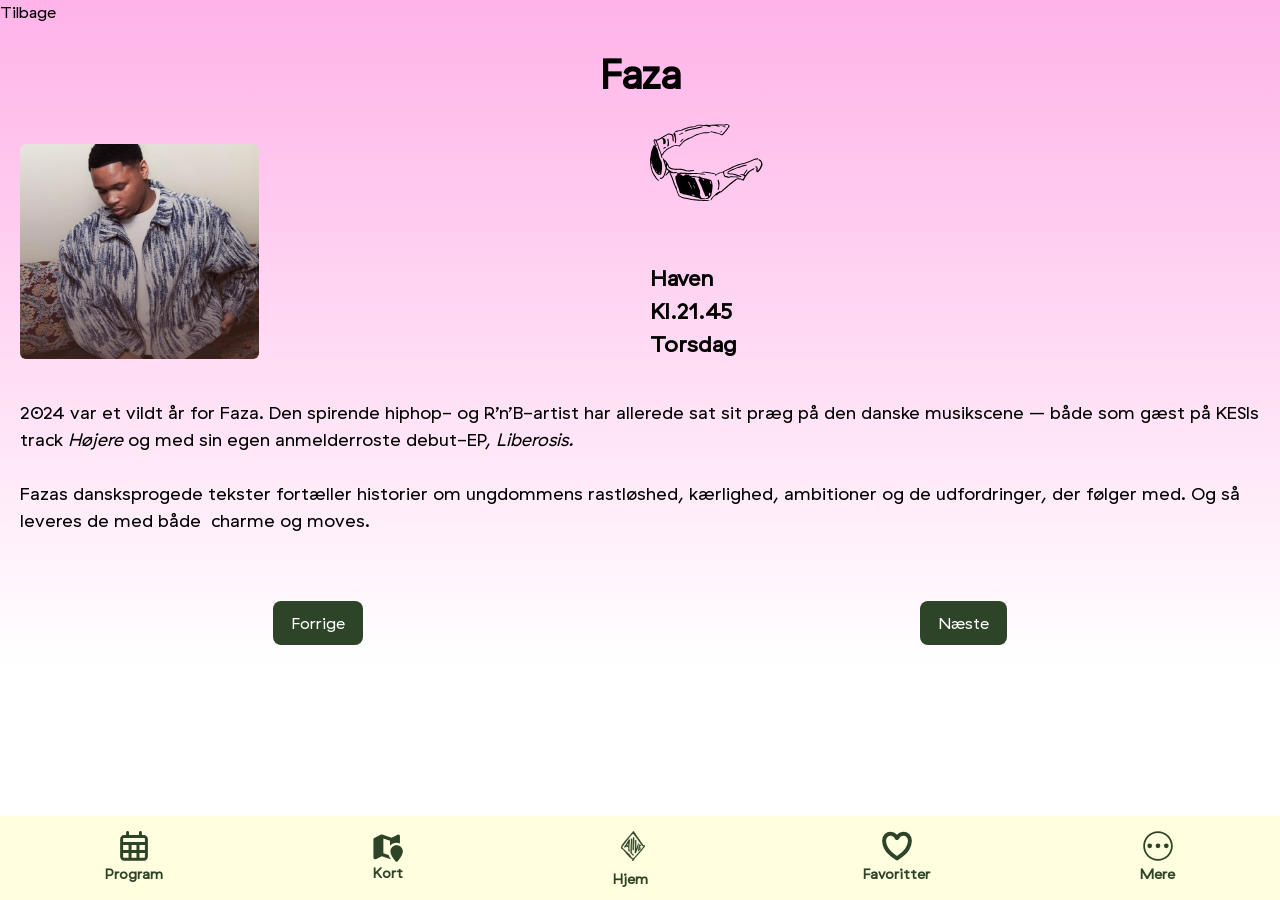
<file: event- musik.html>
<!DOCTYPE html>
<html lang="en">

<head>
    <meta charset="UTF-8">
    <meta name="viewport" content="width=device-width, initial-scale=1.0">
    <title>Alive | Musik</title>
    <link rel="stylesheet" href="./Assets/CSS/Overall.css">
    <link rel="stylesheet" href="./Assets/CSS/event.css">
</head>

<body>
    <main class="musik">

        <a href="./Musik.html">Tilbage</a>
        <h1>Faza</h1>
        <div class="info1">
            <img class="artist1" src="./Assets/img/Faza.png" alt="">
            <img class="icon1" src="./Assets/img/Solbrille.svg" alt="">
            <div class="pinfo">
                <p>Haven</p>
                <p>Kl.21.45</p>
                <p>Torsdag</p>
            </div>
        </div>
        <div class="tekst1">
            <p>
                2024 var et vildt år for Faza. Den spirende hiphop- og R’n’B-artist har allerede sat sit præg på den
                danske
                musikscene – både som gæst på KESIs track <span>Højere</span> og med sin egen anmelderroste
                debut-EP, <span>Liberosis.</span>
            </p>
            <br>
            <p>
                Fazas dansksprogede tekster fortæller historier om ungdommens rastløshed, kærlighed, ambitioner og de
                udfordringer, der følger med. Og så leveres de med både  charme og moves.
            </p>
            <br>
        </div>
        <div class="buttons1">
            <a href="#">Forrige</a>
            <a href="#">Næste</a>
        </div>
    </main>
    <footer>
        <nav class="footer-nav">
            <ul>
                <li><a href="Musik.html"><img src="Assets/img/kalender.svg" alt="" class="ikon"></a><span>Program</span>
                </li>
                <li><a href="kort.html"><img src="Assets/img/Kort-ikon.svg" alt="" class="ikon"><span>Kort</span></a>
                </li>
                <li><a href="index.html"><img src="Assets/img/Alive-ikon.svg" alt="" class="ikon-alive">
                    </a><span>Hjem</span></li>
                <li><a href="Min-Festival.html"><img src="Assets/img/hjerte-tomt.svg" alt="hjerte-tomt" class="ikon">
                    </a><span>Favoritter</span></li>
                <li><a href="praktiske.oplysninger.html"><img src="Assets/img/Menu.svg" alt="" class="ikon">
                    </a><span>Mere</span></li>
            </ul>
        </nav>
    </footer>
</body>

</html>
</file>
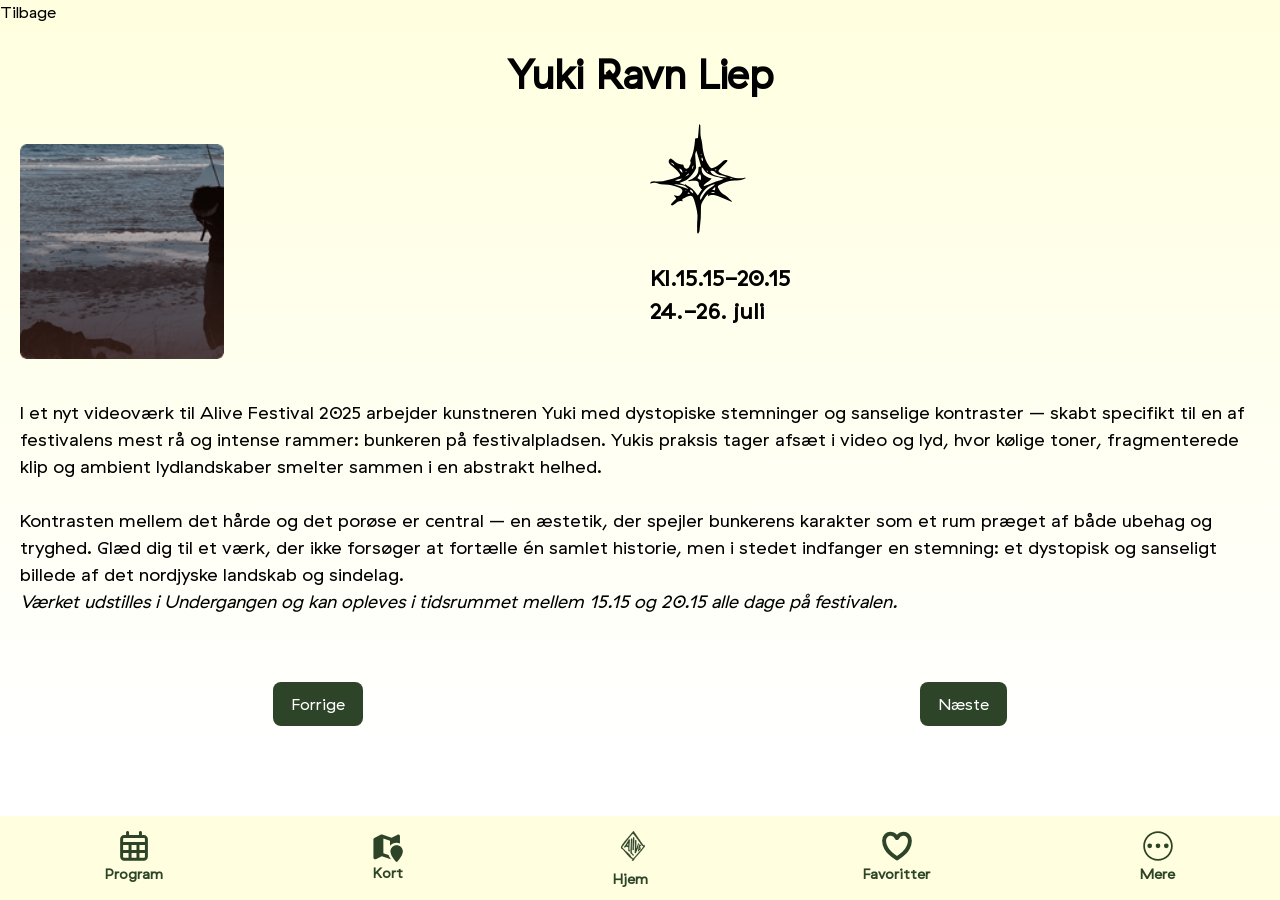
<file: event-kunst.html>
<!DOCTYPE html>
<html lang="en">

<head>
    <meta charset="UTF-8">
    <meta name="viewport" content="width=device-width, initial-scale=1.0">
    <title>Alive | Kunst</title>
    <link rel="stylesheet" href="./Assets/CSS/Overall.css">
    <link rel="stylesheet" href="./Assets/CSS/event.css">
</head>

<body>
    <main class="kunst">

        <a href="./Kunst.html">Tilbage</a>
        <h1>Yuki Ravn Liep</h1>
        <div class="info2">
            <img class="artist2" src="./Assets/img/Yuki.png" alt="">
            <img class="icon2" src="./Assets/img/Shine.svg" alt="">
            <div class="pinfo2">
                <p>Kl.15.15-20.15</p>
                <p>24.-26. juli</p>
            </div>
        </div>
        <div class="tekst2">
            <p>
                I et nyt videoværk til Alive Festival 2025 arbejder kunstneren Yuki med dystopiske stemninger og
                sanselige
                kontraster – skabt specifikt til en af festivalens mest rå og intense rammer: bunkeren på
                festivalpladsen.
                Yukis praksis tager afsæt i video og lyd, hvor kølige toner, fragmenterede klip og ambient lydlandskaber
                smelter
                sammen i en abstrakt helhed.
            </p>
            <br>
            <p>
                Kontrasten mellem det hårde og det porøse er central – en æstetik, der spejler bunkerens karakter som et
                rum
                præget af både ubehag og tryghed.
                Glæd dig til et værk, der ikke forsøger at fortælle én samlet historie, men i stedet indfanger en
                stemning:
                et
                dystopisk og sanseligt billede af det nordjyske landskab og sindelag.
                <br>
                <span>Værket udstilles i Undergangen og kan opleves i tidsrummet mellem 15.15 og 20.15 alle dage på
                    festivalen.</span>
            </p>
            <br>
        </div>
        <div class="buttons1">
            <a href="#">Forrige</a>
            <a href="#">Næste</a>
        </div>
    </main>
    <footer>
        <nav class="footer-nav">
            <ul>
                <li><a href="Musik.html"><img src="Assets/img/kalender.svg" alt="" class="ikon"></a><span>Program</span>
                </li>
                <li><a href="kort.html"><img src="Assets/img/Kort-ikon.svg" alt="" class="ikon"><span>Kort</span></a>
                </li>
                <li><a href="index.html"><img src="Assets/img/Alive-ikon.svg" alt="" class="ikon-alive">
                    </a><span>Hjem</span></li>
                <li><a href="Min-Festival.html"><img src="Assets/img/hjerte-tomt.svg" alt="hjerte-tomt" class="ikon">
                    </a><span>Favoritter</span></li>
                <li><a href="praktiske.oplysninger.html"><img src="Assets/img/Menu.svg" alt="" class="ikon">
                    </a><span>Mere</span></li>
            </ul>
        </nav>
    </footer>
</body>

</html>
</file>
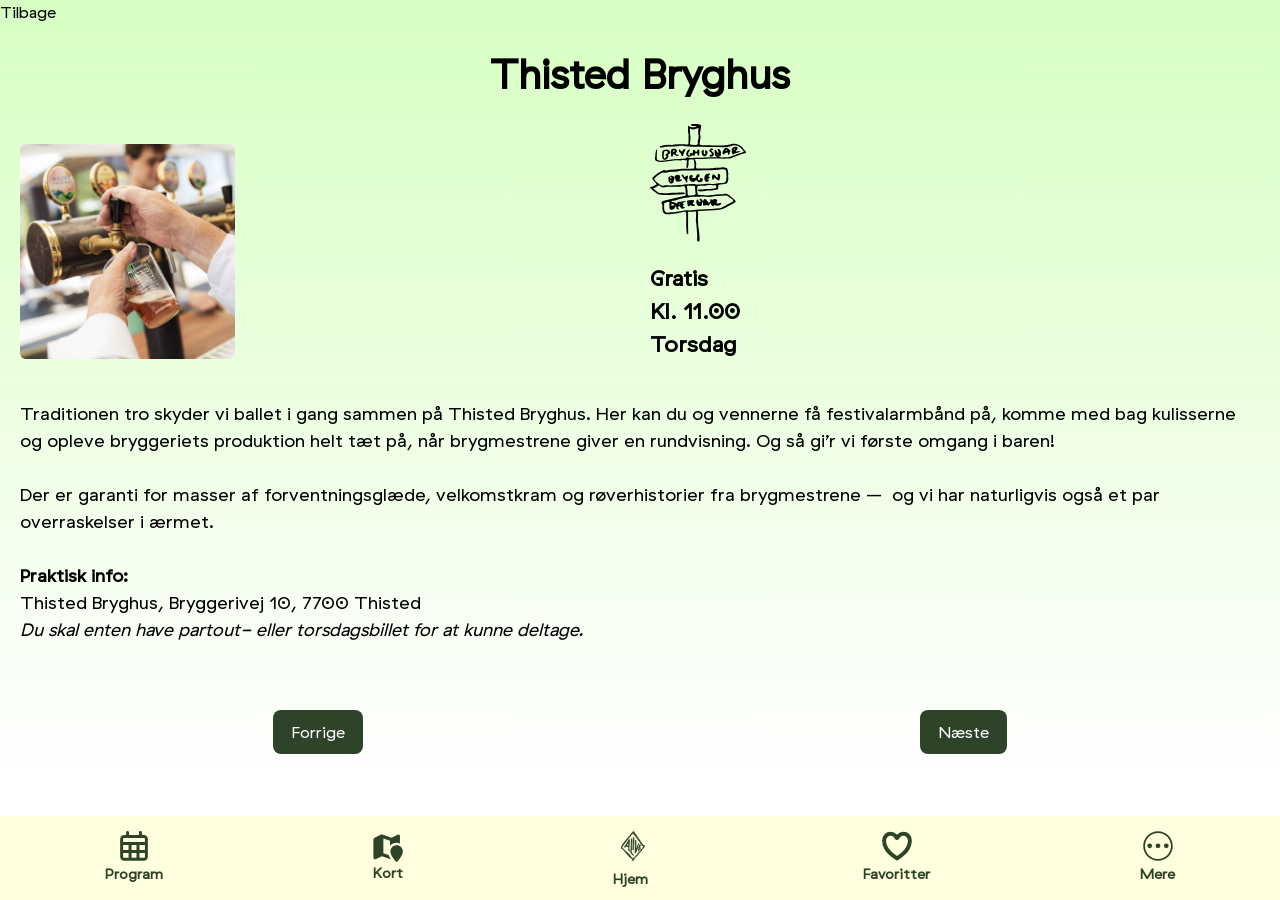
<file: event-udflugt.html>
<!DOCTYPE html>
<html lang="en">

<head>
    <meta charset="UTF-8">
    <meta name="viewport" content="width=device-width, initial-scale=1.0">
    <title>Alive | Udflugt</title>
    <link rel="stylesheet" href="./Assets/CSS/Overall.css">
    <link rel="stylesheet" href="./Assets/CSS/event.css">
</head>

<body>
    <main class="udflugt">

        <a href="./Udflugter.html">Tilbage</a>
        <h1>Thisted Bryghus</h1>
        <div class="info3">
            <img class="artist3" src="./Assets/img/Udflugt til Thisted Bryghus.png" alt="">
            <img class="icon3" src="./Assets/img/Vejviser.svg" alt="">
            <div class="pinfo3">
                <p>Gratis</p>
                <p>Kl. 11.00 </p>
                <p>Torsdag</p>
            </div>
        </div>
        <div class="tekst3">
            <p>
                Traditionen tro skyder vi ballet i gang sammen på Thisted Bryghus. Her kan du og vennerne få
                festivalarmbånd
                på,
                komme med bag kulisserne og opleve bryggeriets produktion helt tæt på, når brygmestrene giver en
                rundvisning. Og
                så gi’r vi første omgang i baren! 
            </p>
            <br>
            <p>
                Der er garanti for masser af forventningsglæde, velkomstkram og røverhistorier fra brygmestrene –  og vi
                har
                naturligvis også et par overraskelser i ærmet.

            </p>
            <br>
            <p>
                <span class="obs">Praktisk info:</span>
                <br>
                Thisted Bryghus, Bryggerivej 10, 7700 Thisted
                <br>
                <span>Du skal enten have partout- eller torsdagsbillet for at kunne deltage.</span>
            </p>
            <br>
        </div>
        <div class="buttons1">
            <a href="#">Forrige</a>
            <a href="#">Næste</a>
        </div>
    </main>
    <footer>
        <nav class="footer-nav">
            <ul>
                <li><a href="Musik.html"><img src="Assets/img/kalender.svg" alt="" class="ikon"></a><span>Program</span>
                </li>
                <li><a href="kort.html"><img src="Assets/img/Kort-ikon.svg" alt="" class="ikon"><span>Kort</span></a>
                </li>
                <li><a href="index.html"><img src="Assets/img/Alive-ikon.svg" alt="" class="ikon-alive">
                    </a><span>Hjem</span></li>
                <li><a href="Min-Festival.html"><img src="Assets/img/hjerte-tomt.svg" alt="hjerte-tomt" class="ikon">
                    </a><span>Favoritter</span></li>
                <li><a href="praktiske.oplysninger.html"><img src="Assets/img/Menu.svg" alt="" class="ikon">
                    </a><span>Mere</span></li>
            </ul>
        </nav>
    </footer>
</body>


</html>
</file>
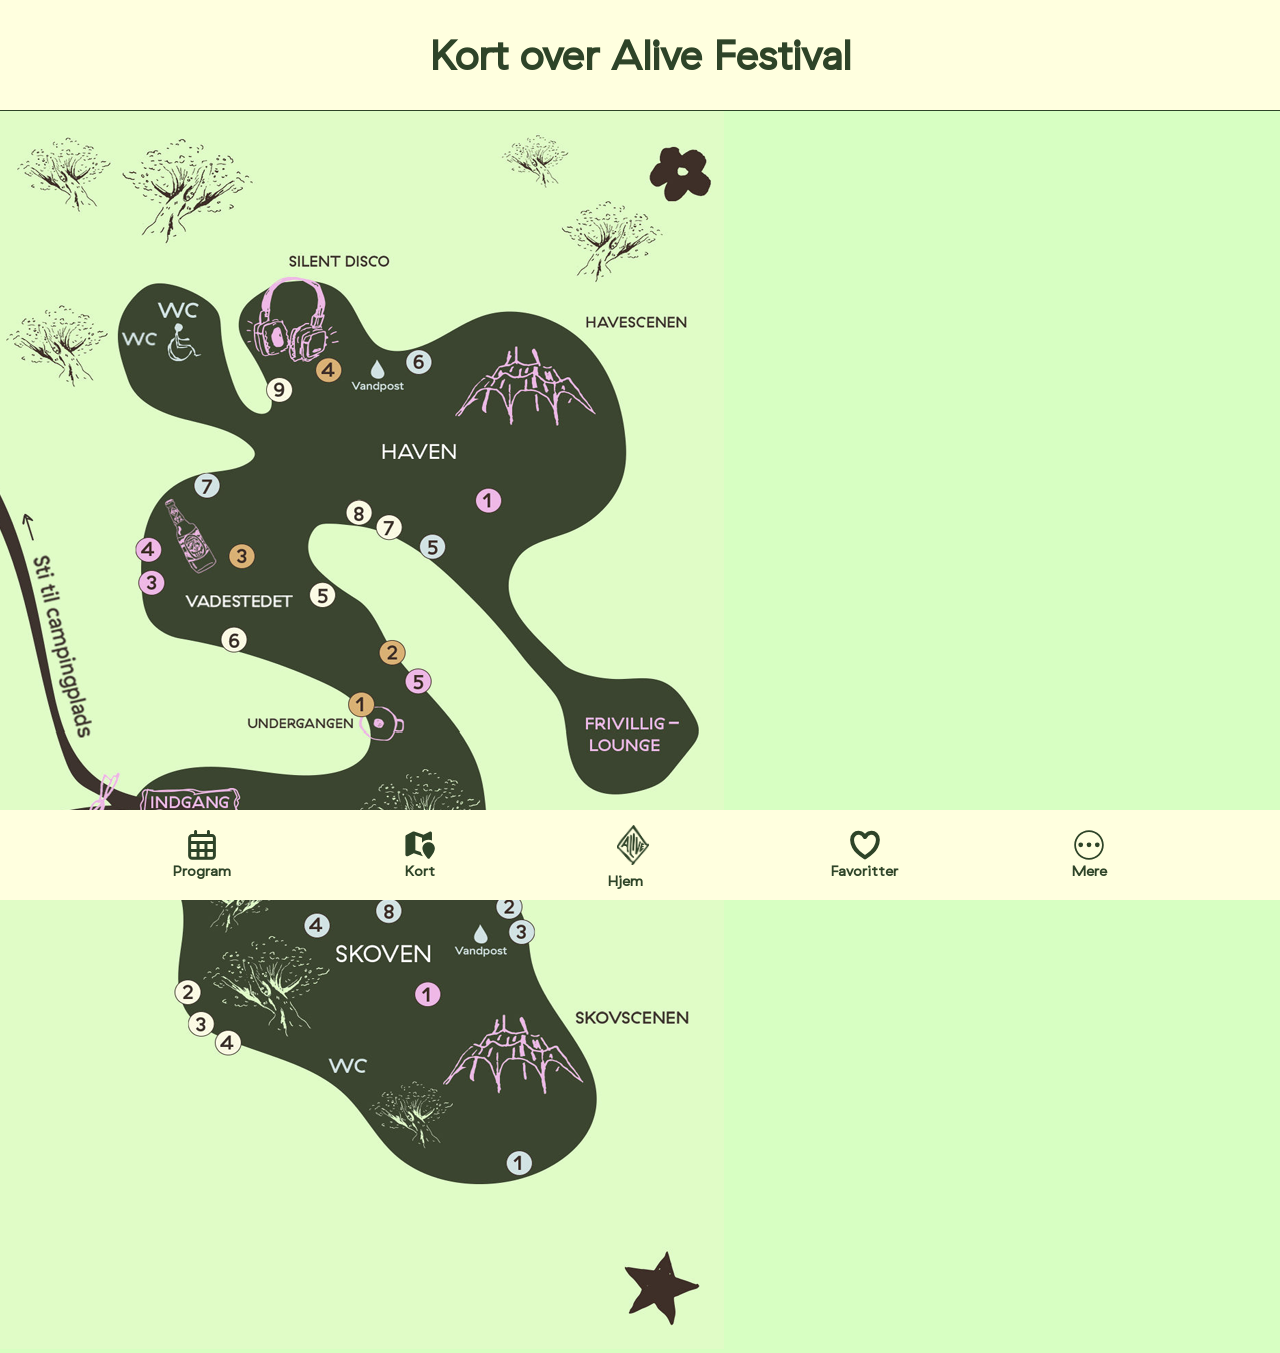
<file: kort.html>
<!DOCTYPE html>
<html lang="en">

<head>
    <meta charset="UTF-8">
    <meta name="viewport" content="width=device-width, initial-scale=1.0">
    <title>Document</title>
    <link rel="stylesheet" href="./Assets/CSS/kort.css">
    <link rel="stylesheet" href="./Assets/CSS/Overall.css">

    <style>
        @import url('https://fonts.googleapis.com/css2?family=Montserrat:ital,wght@0,100..900;1,100..900&display=swap');
    </style>
</head>

<body>

    <header>
        <h1 class="KortAlive">
            Kort over Alive Festival
        </h1>
    </header>

    <main>
        <img class="AliveMap" src="./Assets/img/AliveMap.png" alt="">

    </main>

    <footer>
        <nav class="footer-nav">
            <ul>
                <li><a href="Musik.html"><img src="Assets/img/kalender.svg" alt="" class="ikon"></a><span>Program</span>
                </li>
                <li><a href="kort.html"><img src="Assets/img/Kort-ikon.svg" alt="" class="ikon"></a><span>Kort</span>
                </li>
                <li><a href="index.html"><img src="Assets/img/Alive-ikon.svg" alt="" class="ikon-alive">
                    </a><span>Hjem</span></li>
                <li><a href="Min-Festival.html"><img src="Assets/img/hjerte-tomt.svg" alt="hjerte-tomt" class="ikon">
                    </a><span>Favoritter</span></li>
                <li><a href="praktiske.oplysninger.html"><img src="Assets/img/Menu.svg" alt="" class="ikon">
                    </a><span>Mere</span></li>
            </ul>
        </nav>
    </footer>

</body>

</html>
</file>
<file: Assets/CSS/Overall.css>
body {
    font-family: 'GT Haptik';
    margin: 0;
}

/* <div>Icons made from <a href="https://www.onlinewebfonts.com/icon">svg icons</a>is licensed by CC BY 4.0</div> */

@font-face {
    font-family: 'GT Haptik';
    src: url(../fonts/gt_haptik_regular.woff2);
}

/* Header*/

header:not(.hero) {
    text-align: center;
    background-color: #ffffdf;
    color: #2e4428;
    font-size: 36px;
    padding: 10px 15px;
    border-bottom: 1px solid #2e4428;
}


/* Cards om events */
.card-music {
    display: flex;
    background-color: #ffb3e8;
    flex-direction: row;
    margin: 5px;
    max-height: 100px;
    width: 100%;
    margin-inline: auto;

}

.card-img {
    min-height: 100px;
    width: 100px;
    object-fit: cover;

}

.Info-tekst {
    display: flex;
    flex-direction: column;
    justify-content: right;
    line-height: 0.1;
    padding-left: 10px;
    font-size: 10px;
    max-width: 280px;
}


h4 {
    font-size: 26px;
    margin-left: 0;
    padding: 1px;
    margin: 5px;
}

h1 {
    font-size: 40px;
    margin: 20px 0;
    text-align: center;
}

hr {
    width: 190px;
    color-scheme: black;
}

.tidspunkt {
    display: flex;
    flex-direction: column;
    margin-left: auto;
}

.favorite-btn {
    width: 30px;
    height: 30px;
    padding-top: 10px;
    align-self: flex-end;
}



/* Footer */

footer {
    position: fixed;
    bottom: 0;
    width: 100%;
}

.ikon {
    height: 30px;
    width: 30px;
    padding: 0px;
}

.ikon-alive {
    height: 40px;
    width: 40px;
    padding: 5px;

}



.footer-nav ul {
    background-color: #ffffdf;
    display: flex;
    justify-content: space-evenly;
    align-items: center;
    list-style: none;
    padding: 10px 0px;
    margin: 0;
}

.footer-nav li a {
    display: flex;
    flex-direction: column;
    align-items: center;
    text-decoration: none;
    color: black;
    font-size: 10px;
}

.footer-nav li span {
    font-weight: bold;
    font-size: 14px;
    color: #2e4428;
}
</file>
<file: Assets/CSS/event.css>
* {
    box-sizing: border-box;
    margin: 0 auto;
    line-height: 150%;
    font-family: 'GT Haptik';
}

@font-face {
    font-family: 'GT Haptik';
    src: url(../fonts/gt_haptik_regular.woff2);
}

.musik {
    background-color: #ffb3e8;
    background: linear-gradient(to bottom, #ffb3e8 0%, #ffffff 100%);
}

.kunst {
    background-color: #ffffdf;
    background: linear-gradient(to bottom, #ffffdf 0%, #ffffff 100%);
}

.udflugt {
    background-color: #D7FFC2;
    background: linear-gradient(to bottom, #D7FFC2 0%, #ffffff 100%);
}

.info1,
.info2,
.info3 {
    display: grid;
    grid-template-rows: 1fr 1fr;
    grid-template-columns: 1fr 1fr;
    gap: 20px;
}

.artist1,
.artist2,
.artist3 {
    height: 215px;
    width: 180;
    border-radius: 6px;
    grid-row: 1 / -1;
    grid-column: 1 / 1;
    margin: 20px;
}

.pinfo,
.pinfo2,
.pinfo3 {
    font-weight: bold;
    grid-row: 2 / 2;
    grid-column: 2 / 2;
    margin: 0;
    font-size: 22px;
}

.icon1,
.icon2,
.icon3 {
    margin: 0;
}

.tekst1,
.tekst2,
.tekst3 {
    font-size: 18px;
    margin: 20px;

    span {
        font-style: italic;
    }

    .obs {
        font-weight: bold;
        font-style: normal;
    }
}

a {
    text-decoration: none;
    color: black;

}

.buttons1 {
    display: flex;
    gap: 12px;
    justify-content: space-between;
    align-items: center;
    padding: 20px 0;
    margin-bottom: 80px;
}

.buttons1 a {
    display: inline-block;
    padding: 10px 18px;
    background: #2e4428;
    color: #fff;
    border-radius: 8px;
    text-decoration: none;
}
</file>
<file: Assets/CSS/kort.css>
body {
    font-family: 'GT Haptik';
    background-color: #D7FFC2;
}

@font-face {
    font-family: 'GT Haptik';
    src: url(../fonts/gt_haptik_regular.woff2);
}

.KortAlive {
    text-align: center;
}

.AliveMap {
    max-width: 100%;
}
</file>
